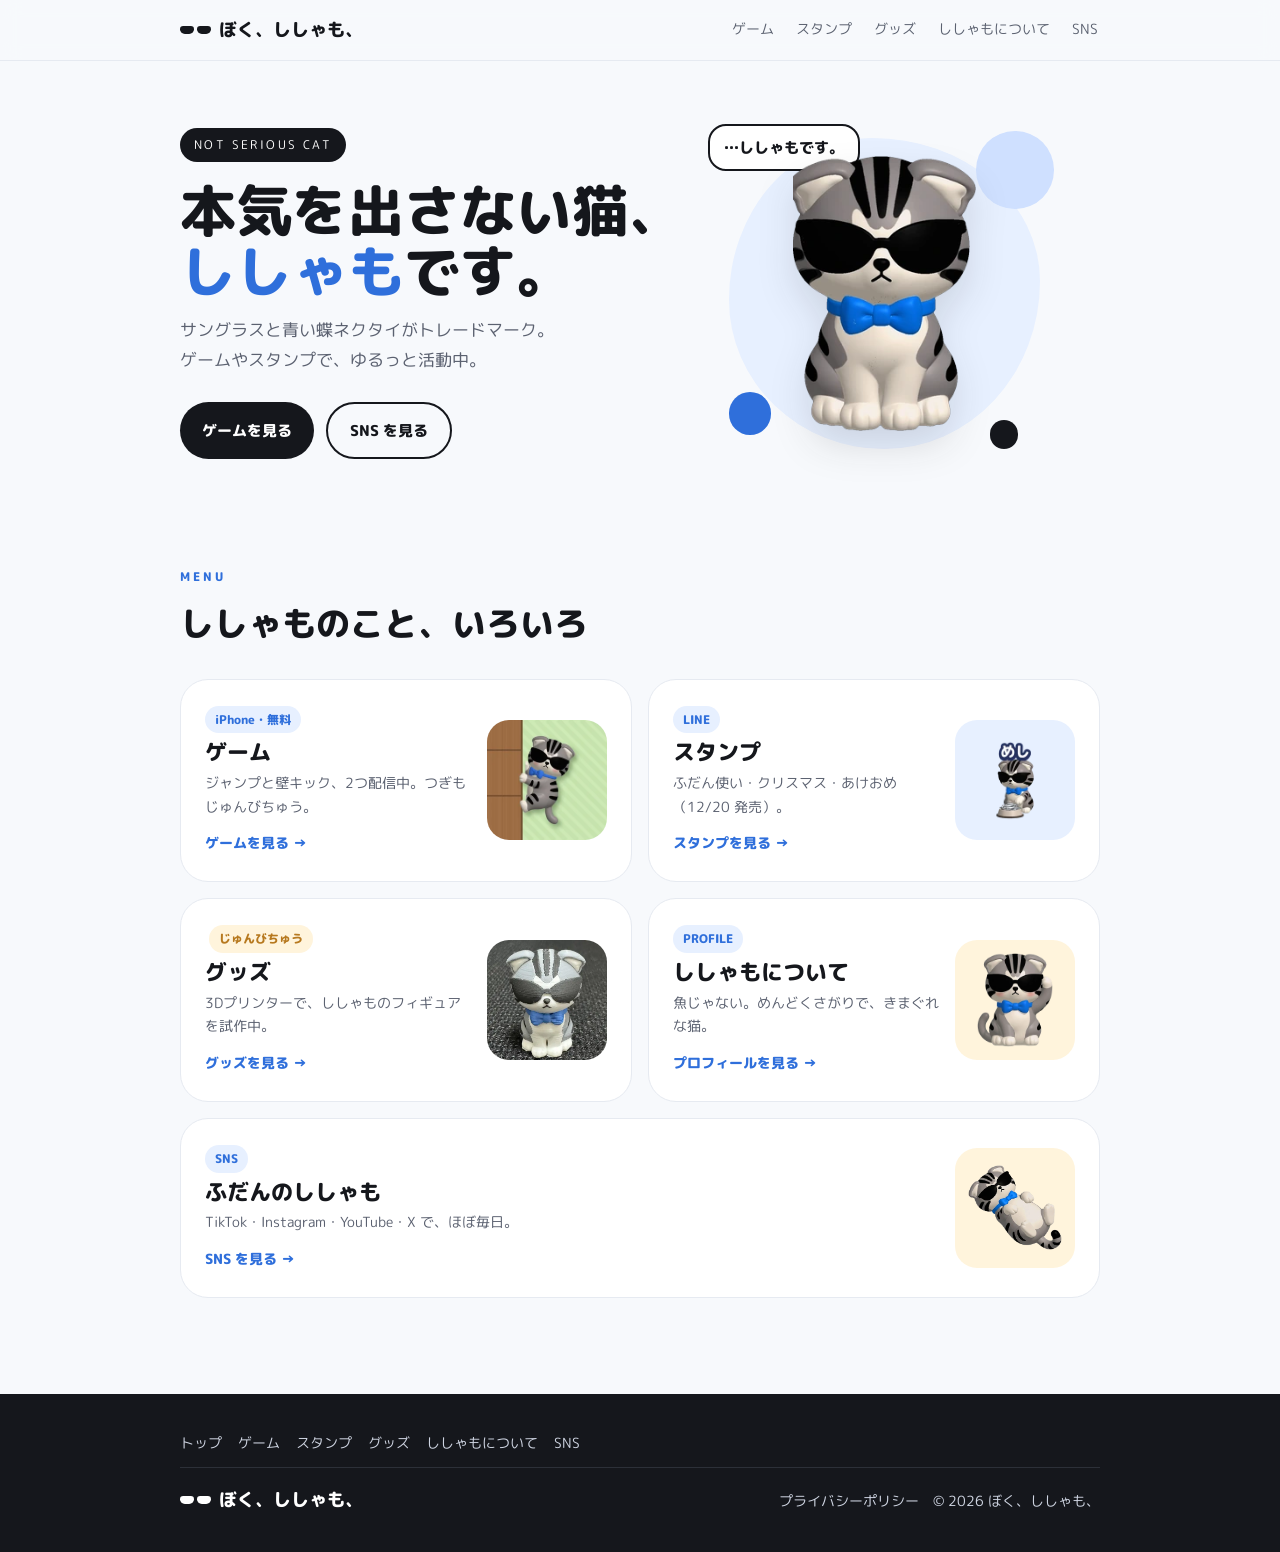
<file: index.html>
<!DOCTYPE html>
<html lang="ja">
<head>
<meta charset="UTF-8">
<meta name="viewport" content="width=device-width, initial-scale=1">
<title>ぼく、ししゃも、｜本気を出さない猫 公式サイト</title>
<meta name="description" content="本気を出さない猫「ししゃも」の公式サイト。ゲーム「ししゃものきまぐれジャンプ」「ししゃものきまぐれ壁キック」、LINEスタンプ「ぼく、ししゃも、」。">
<meta property="og:title" content="ぼく、ししゃも、｜本気を出さない猫 公式サイト">
<meta property="og:description" content="…魚じゃないです。本気出さない猫やってます。">
<meta property="og:image" content="https://shishamo-official.github.io/ogp.jpg">
<meta property="og:url" content="https://shishamo-official.github.io/">
<link rel="apple-touch-icon" href="apple-touch-icon.png">
<link rel="icon" href="apple-touch-icon.png">
<link rel="preconnect" href="https://fonts.googleapis.com">
<link rel="preconnect" href="https://fonts.gstatic.com" crossorigin>
<link href="https://fonts.googleapis.com/css2?family=M+PLUS+Rounded+1c:wght@500;800&display=swap" rel="stylesheet">
<link rel="stylesheet" href="style.css">
</head>
<body>
<header class="nav"><div class="wrap">
  <a class="logo" href="./"><span class="glasses"><i></i><i></i></span>ぼく、ししゃも、</a>
  <ul><li><a href="games.html">ゲーム</a></li><li><a href="stamps.html">スタンプ</a></li><li><a href="goods.html">グッズ</a></li><li><a href="about.html">ししゃもについて</a></li><li><a href="sns.html">SNS</a></li></ul>
</div></header>

<section class="hero"><div class="wrap">
  <div class="txt">
    <span class="pill">NOT SERIOUS CAT</span>
    <h1><span class="nw">本気を出さない猫、</span><br><span class="bl">ししゃも</span>です。</h1>
    <p class="lead">サングラスと青い蝶ネクタイがトレードマーク。<br>ゲームやスタンプで、ゆるっと活動中。</p>
    <div class="cta">
      <a class="btn dark" href="games.html">ゲームを見る</a>
      <a class="btn line" href="sns.html">SNS を見る</a>
    </div>
  </div>
  <div class="stage">
    <div class="blob"></div><div class="dot d1"></div><div class="dot d2"></div><div class="dot d3"></div>
    <div class="bubble" id="bubble">…ししゃもです。</div>
    <img class="cat" id="cat" src="cat.webp" alt="サングラスをかけた猫のししゃも">
  </div>
</div></section>

<section id="menu"><div class="wrap">
  <div class="label">MENU</div>
  <h2>ししゃものこと、いろいろ</h2>
  <div class="cats">
    <a class="catc" href="games.html">
      <div><span class="tag">iPhone・無料</span><h3>ゲーム</h3><p>ジャンプと壁キック、2つ配信中。つぎもじゅんびちゅう。</p><span class="go">ゲームを見る →</span></div>
      <div class="pic app"><img src="icon_kick.webp" alt=""></div>
    </a>
    <a class="catc" href="stamps.html">
      <div><span class="tag">LINE</span><h3>スタンプ</h3><p>ふだん使い・クリスマス・あけおめ（12/20 発売）。</p><span class="go">スタンプを見る →</span></div>
      <div class="pic"><img src="stamp_st1_05.webp" alt=""></div>
    </a>
    <a class="catc" href="goods.html">
      <div><span class="tag soon">じゅんびちゅう</span><h3>グッズ</h3><p>3Dプリンターで、ししゃものフィギュアを試作中。</p><span class="go">グッズを見る →</span></div>
      <div class="pic app"><img src="goods_figure.webp" alt=""></div>
    </a>
    <a class="catc" href="about.html">
      <div><span class="tag">PROFILE</span><h3>ししゃもについて</h3><p>魚じゃない。めんどくさがりで、きまぐれな猫。</p><span class="go">プロフィールを見る →</span></div>
      <div class="pic cr"><img src="cat_shy.webp" alt=""></div>
    </a>
    <a class="catc" href="sns.html">
      <div><span class="tag">SNS</span><h3>ふだんのししゃも</h3><p>TikTok・Instagram・YouTube・X で、ほぼ毎日。</p><span class="go">SNS を見る →</span></div>
      <div class="pic cr"><img src="cat_belly.webp" alt=""></div>
    </a>
  </div>
</div></section>

<footer><div class="wrap">
  <nav class="fnav"><a href="./">トップ</a><a href="games.html">ゲーム</a><a href="stamps.html">スタンプ</a><a href="goods.html">グッズ</a><a href="about.html">ししゃもについて</a><a href="sns.html">SNS</a></nav>
  <span class="logo"><span class="glasses"><i></i><i></i></span>ぼく、ししゃも、</span>
  <span><a href="https://claude.ai/artifact/ELdtpwJUZTx5S5JK9MBKFC" target="_blank" rel="noopener">プライバシーポリシー</a>　© 2026 ぼく、ししゃも、</span>
</div></footer>

<script>
const lines=['…ししゃもです。','…なに？','めし？','めしくれるの？','ちがうなら さわらないで','ぼく、ししゃも。魚じゃない','…べつに'];
let n=0;const b=document.getElementById('bubble');
document.getElementById('cat').addEventListener('click',()=>{n=(n+1)%lines.length;b.textContent=lines[n];});
</script>
</body>
</html>
</file>
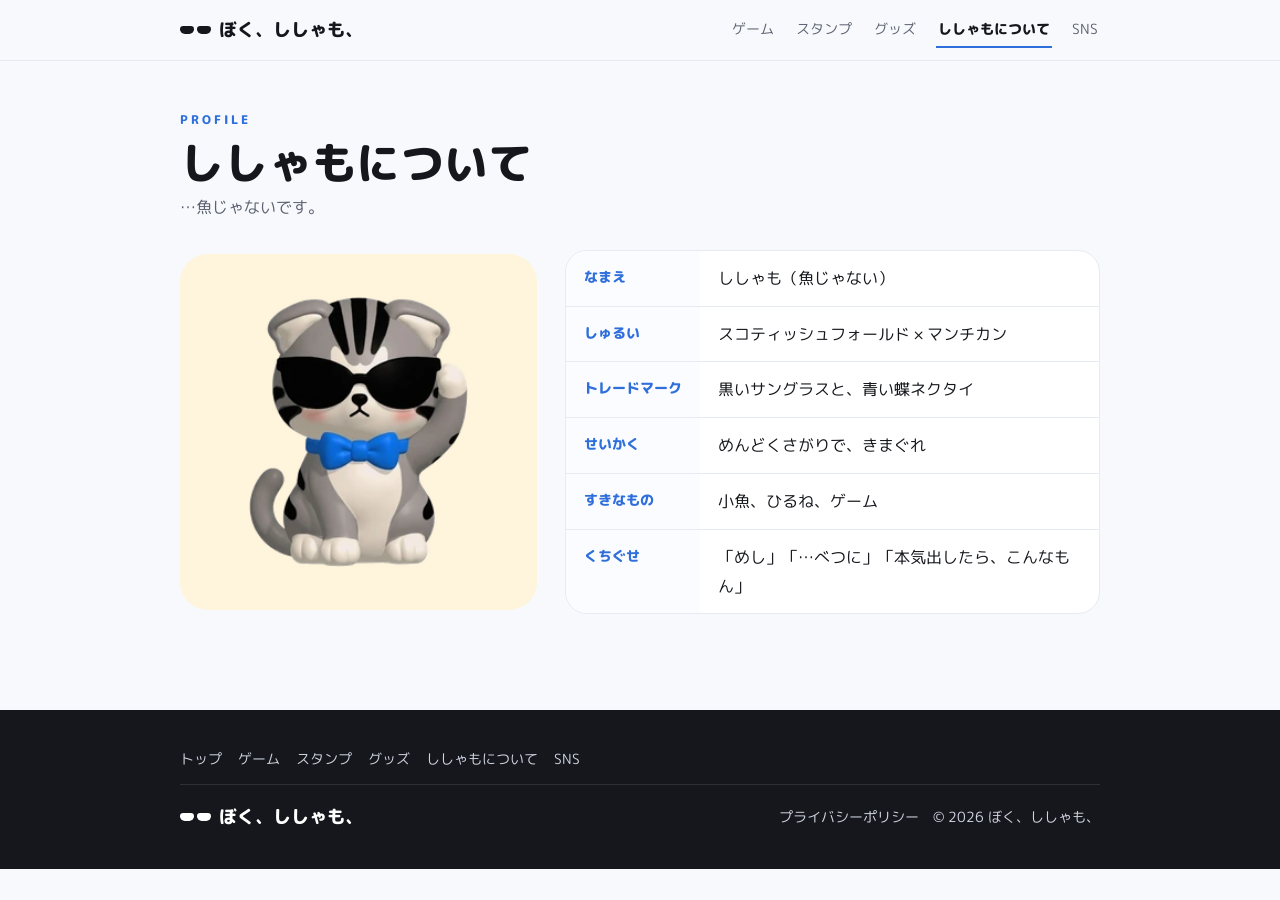
<file: about.html>
<!DOCTYPE html>
<html lang="ja">
<head>
<meta charset="UTF-8">
<meta name="viewport" content="width=device-width, initial-scale=1">
<title>ししゃもについて｜ぼく、ししゃも、 公式サイト</title>
<meta name="description" content="本気を出さない猫、ししゃものプロフィール。">
<meta property="og:title" content="ししゃもについて｜ぼく、ししゃも、 公式サイト">
<meta property="og:description" content="…魚じゃないです。本気出さない猫やってます。">
<meta property="og:image" content="https://shishamo-official.github.io/ogp.jpg">
<meta property="og:url" content="https://shishamo-official.github.io/about.html">
<link rel="apple-touch-icon" href="apple-touch-icon.png">
<link rel="icon" href="apple-touch-icon.png">
<link rel="preconnect" href="https://fonts.googleapis.com">
<link rel="preconnect" href="https://fonts.gstatic.com" crossorigin>
<link href="https://fonts.googleapis.com/css2?family=M+PLUS+Rounded+1c:wght@500;800&display=swap" rel="stylesheet">
<link rel="stylesheet" href="style.css">
</head>
<body>
<header class="nav"><div class="wrap">
  <a class="logo" href="./"><span class="glasses"><i></i><i></i></span>ぼく、ししゃも、</a>
  <ul><li><a href="games.html">ゲーム</a></li><li><a href="stamps.html">スタンプ</a></li><li><a href="goods.html">グッズ</a></li><li><a href="about.html" class="on">ししゃもについて</a></li><li><a href="sns.html">SNS</a></li></ul>
</div></header>

<div class="phead"><div class="wrap">
  <div class="label">PROFILE</div>
  <h1>ししゃもについて</h1>
  <p>…魚じゃないです。</p>
</div></div>

<section id="about"><div class="wrap">
  <div class="profile">
    <div class="ph"><img src="cat_shy.webp" alt="てれるししゃも"></div>
    <dl>
      <dt>なまえ</dt><dd>ししゃも（魚じゃない）</dd>
      <dt>しゅるい</dt><dd>スコティッシュフォールド × マンチカン</dd>
      <dt>トレードマーク</dt><dd>黒いサングラスと、青い蝶ネクタイ</dd>
      <dt>せいかく</dt><dd>めんどくさがりで、きまぐれ</dd>
      <dt>すきなもの</dt><dd>小魚、ひるね、ゲーム</dd>
      <dt>くちぐせ</dt><dd>「めし」「…べつに」「本気出したら、こんなもん」</dd>
    </dl>
  </div>
</div></section>

<footer><div class="wrap">
  <nav class="fnav"><a href="./">トップ</a><a href="games.html">ゲーム</a><a href="stamps.html">スタンプ</a><a href="goods.html">グッズ</a><a href="about.html">ししゃもについて</a><a href="sns.html">SNS</a></nav>
  <span class="logo"><span class="glasses"><i></i><i></i></span>ぼく、ししゃも、</span>
  <span><a href="https://claude.ai/artifact/ELdtpwJUZTx5S5JK9MBKFC" target="_blank" rel="noopener">プライバシーポリシー</a>　© 2026 ぼく、ししゃも、</span>
</div></footer>
</body>
</html>
</file>
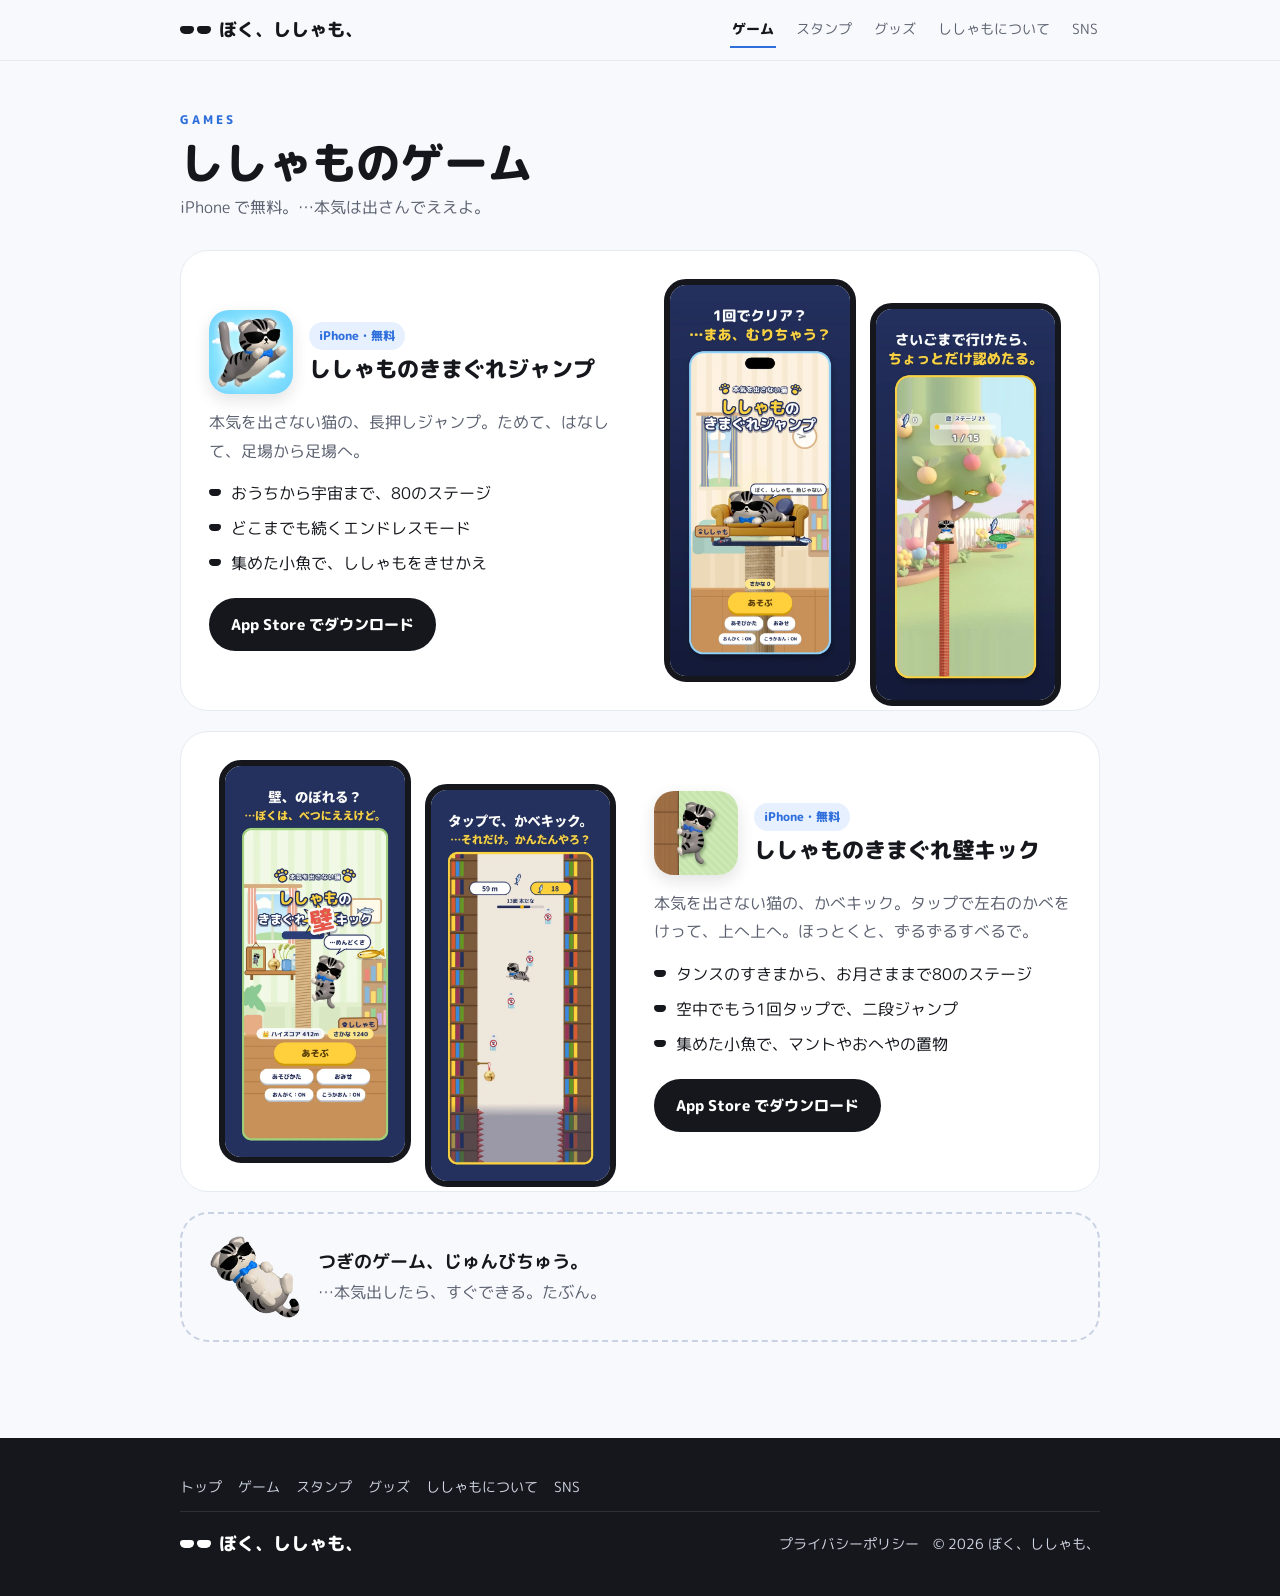
<file: games.html>
<!DOCTYPE html>
<html lang="ja">
<head>
<meta charset="UTF-8">
<meta name="viewport" content="width=device-width, initial-scale=1">
<title>ゲーム｜ぼく、ししゃも、 公式サイト</title>
<meta name="description" content="ししゃものゲーム。「ししゃものきまぐれジャンプ」「ししゃものきまぐれ壁キック」（iPhone・無料）。">
<meta property="og:title" content="ゲーム｜ぼく、ししゃも、 公式サイト">
<meta property="og:description" content="…魚じゃないです。本気出さない猫やってます。">
<meta property="og:image" content="https://shishamo-official.github.io/ogp.jpg">
<meta property="og:url" content="https://shishamo-official.github.io/games.html">
<link rel="apple-touch-icon" href="apple-touch-icon.png">
<link rel="icon" href="apple-touch-icon.png">
<link rel="preconnect" href="https://fonts.googleapis.com">
<link rel="preconnect" href="https://fonts.gstatic.com" crossorigin>
<link href="https://fonts.googleapis.com/css2?family=M+PLUS+Rounded+1c:wght@500;800&display=swap" rel="stylesheet">
<link rel="stylesheet" href="style.css">
</head>
<body>
<header class="nav"><div class="wrap">
  <a class="logo" href="./"><span class="glasses"><i></i><i></i></span>ぼく、ししゃも、</a>
  <ul><li><a href="games.html" class="on">ゲーム</a></li><li><a href="stamps.html">スタンプ</a></li><li><a href="goods.html">グッズ</a></li><li><a href="about.html">ししゃもについて</a></li><li><a href="sns.html">SNS</a></li></ul>
</div></header>

<div class="phead"><div class="wrap">
  <div class="label">GAMES</div>
  <h1>ししゃものゲーム</h1>
  <p>iPhone で無料。…本気は出さんでええよ。</p>
</div></div>

<section id="games"><div class="wrap">
  <div class="game">
    <div>
      <div class="ghead">
        <img src="icon_jump.webp" alt="ししゃものきまぐれジャンプのアイコン">
        <div><span class="tag">iPhone・無料</span><h3>ししゃものきまぐれジャンプ</h3></div>
      </div>
      <p>本気を出さない猫の、長押しジャンプ。ためて、はなして、足場から足場へ。</p>
      <ul class="feats">
        <li>おうちから宇宙まで、80のステージ</li>
        <li>どこまでも続くエンドレスモード</li>
        <li>集めた小魚で、ししゃもをきせかえ</li>
      </ul>
      <a class="btn dark" href="https://apps.apple.com/jp/app/id6834846953" target="_blank" rel="noopener">App Store でダウンロード</a>
    </div>
    <div class="shots">
      <img src="jump_shot1.webp" alt="ゲーム画面1">
      <img src="jump_shot2.webp" alt="ゲーム画面2">
    </div>
  </div>
  <div class="game rev">
    <div class="shots">
      <img src="kick_shot1.webp" alt="壁キックのゲーム画面1">
      <img src="kick_shot2.webp" alt="壁キックのゲーム画面2">
    </div>
    <div>
      <div class="ghead">
        <img src="icon_kick.webp" alt="ししゃものきまぐれ壁キックのアイコン">
        <div><span class="tag">iPhone・無料</span><h3>ししゃものきまぐれ壁キック</h3></div>
      </div>
      <p>本気を出さない猫の、かべキック。タップで左右のかべをけって、上へ上へ。ほっとくと、ずるずるすべるで。</p>
      <ul class="feats">
        <li>タンスのすきまから、お月さままで80のステージ</li>
        <li>空中でもう1回タップで、二段ジャンプ</li>
        <li>集めた小魚で、マントやおへやの置物</li>
      </ul>
      <a class="btn dark" href="https://apps.apple.com/jp/app/id6837596086" target="_blank" rel="noopener">App Store でダウンロード</a>
    </div>
  </div>
  <div class="next">
    <img src="cat_belly.webp" alt="">
    <div><b>つぎのゲーム、じゅんびちゅう。</b><br>…本気出したら、すぐできる。たぶん。</div>
  </div>
</div></section>

<footer><div class="wrap">
  <nav class="fnav"><a href="./">トップ</a><a href="games.html">ゲーム</a><a href="stamps.html">スタンプ</a><a href="goods.html">グッズ</a><a href="about.html">ししゃもについて</a><a href="sns.html">SNS</a></nav>
  <span class="logo"><span class="glasses"><i></i><i></i></span>ぼく、ししゃも、</span>
  <span><a href="https://claude.ai/artifact/ELdtpwJUZTx5S5JK9MBKFC" target="_blank" rel="noopener">プライバシーポリシー</a>　© 2026 ぼく、ししゃも、</span>
</div></footer>
</body>
</html>
</file>
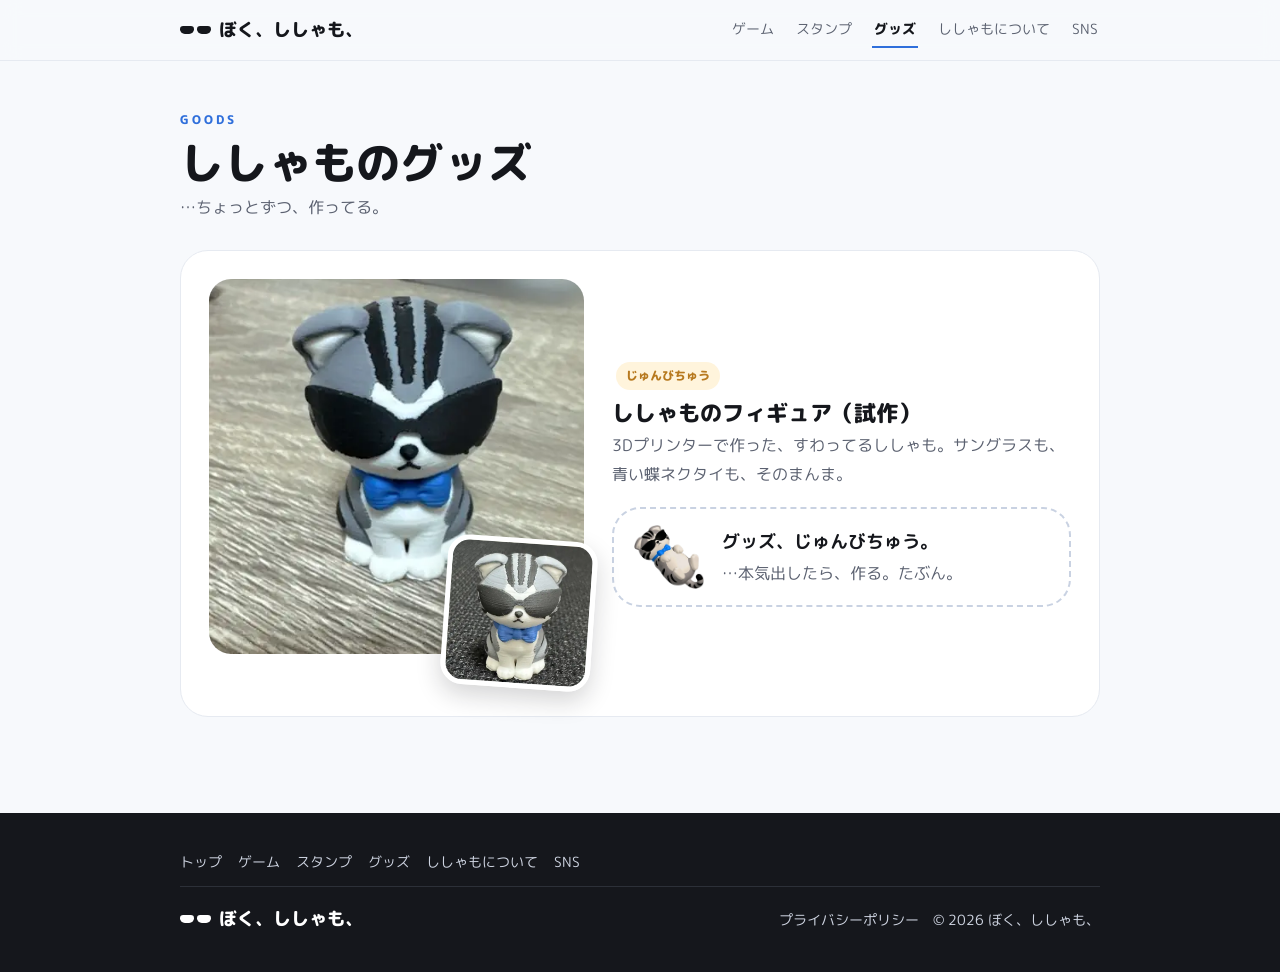
<file: goods.html>
<!DOCTYPE html>
<html lang="ja">
<head>
<meta charset="UTF-8">
<meta name="viewport" content="width=device-width, initial-scale=1">
<title>グッズ｜ぼく、ししゃも、 公式サイト</title>
<meta name="description" content="ししゃものグッズ。ただいま、じゅんびちゅう。">
<meta property="og:title" content="グッズ｜ぼく、ししゃも、 公式サイト">
<meta property="og:description" content="…魚じゃないです。本気出さない猫やってます。">
<meta property="og:image" content="https://shishamo-official.github.io/ogp.jpg">
<meta property="og:url" content="https://shishamo-official.github.io/goods.html">
<link rel="apple-touch-icon" href="apple-touch-icon.png">
<link rel="icon" href="apple-touch-icon.png">
<link rel="preconnect" href="https://fonts.googleapis.com">
<link rel="preconnect" href="https://fonts.gstatic.com" crossorigin>
<link href="https://fonts.googleapis.com/css2?family=M+PLUS+Rounded+1c:wght@500;800&display=swap" rel="stylesheet">
<link rel="stylesheet" href="style.css">
</head>
<body>
<header class="nav"><div class="wrap">
  <a class="logo" href="./"><span class="glasses"><i></i><i></i></span>ぼく、ししゃも、</a>
  <ul><li><a href="games.html">ゲーム</a></li><li><a href="stamps.html">スタンプ</a></li><li><a href="goods.html" class="on">グッズ</a></li><li><a href="about.html">ししゃもについて</a></li><li><a href="sns.html">SNS</a></li></ul>
</div></header>

<div class="phead"><div class="wrap">
  <div class="label">GOODS</div>
  <h1>ししゃものグッズ</h1>
  <p>…ちょっとずつ、作ってる。</p>
</div></div>

<section id="goods"><div class="wrap">
  <div class="goods">
    <div class="gph"><img src="goods_desk.webp" alt="3Dプリンターで作った、ししゃものフィギュア"><img class="sub" src="goods_figure.webp" alt="黒いメッシュの上のフィギュア"></div>
    <div>
      <span class="tag soon">じゅんびちゅう</span>
      <h3>ししゃものフィギュア（試作）</h3>
      <p>3Dプリンターで作った、すわってるししゃも。サングラスも、青い蝶ネクタイも、そのまんま。</p>
      <div class="next"><img src="cat_belly.webp" alt=""><div><b>グッズ、じゅんびちゅう。</b><br>…本気出したら、作る。たぶん。</div></div>
    </div>
  </div>
</div></section>

<footer><div class="wrap">
  <nav class="fnav"><a href="./">トップ</a><a href="games.html">ゲーム</a><a href="stamps.html">スタンプ</a><a href="goods.html">グッズ</a><a href="about.html">ししゃもについて</a><a href="sns.html">SNS</a></nav>
  <span class="logo"><span class="glasses"><i></i><i></i></span>ぼく、ししゃも、</span>
  <span><a href="https://claude.ai/artifact/ELdtpwJUZTx5S5JK9MBKFC" target="_blank" rel="noopener">プライバシーポリシー</a>　© 2026 ぼく、ししゃも、</span>
</div></footer>
</body>
</html>
</file>
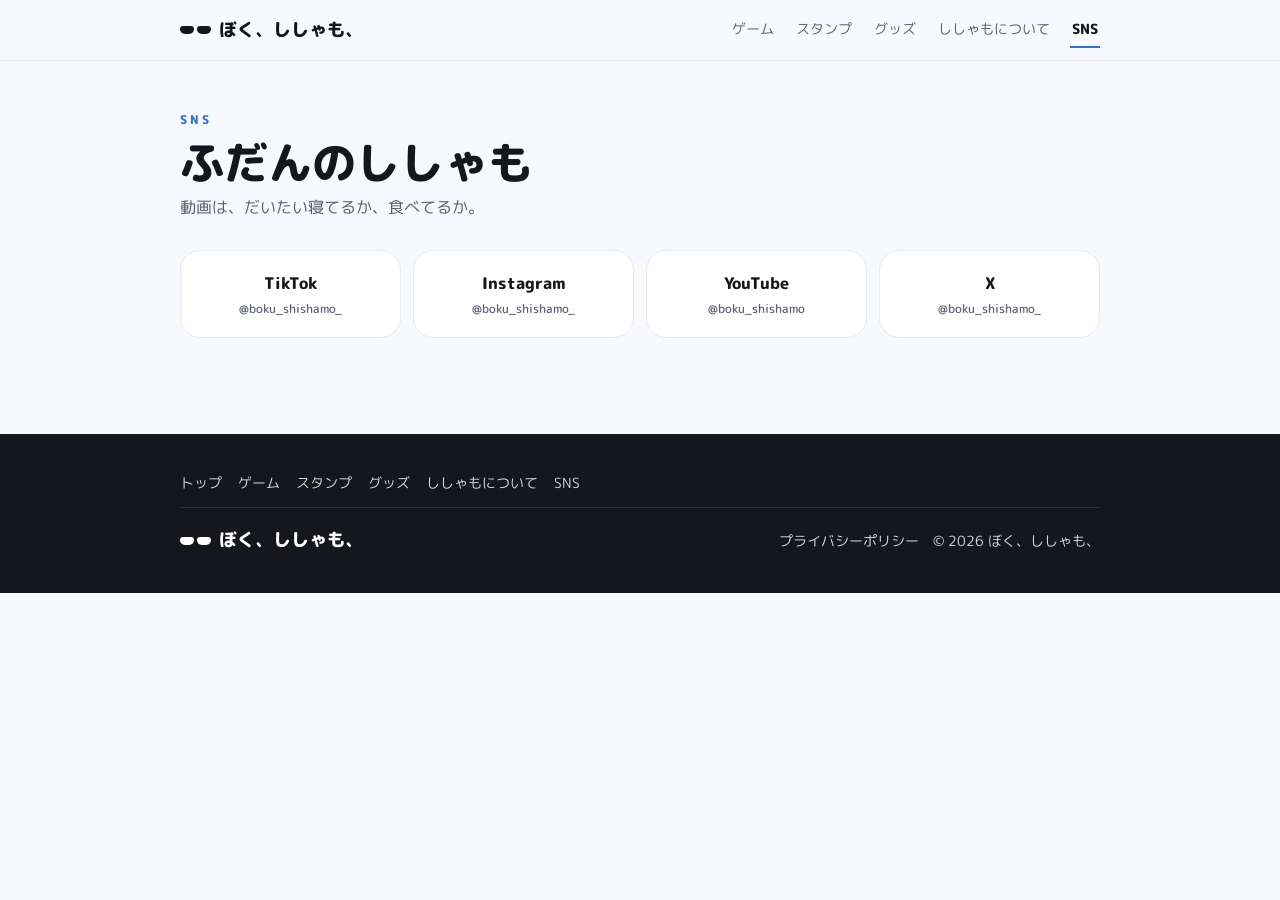
<file: sns.html>
<!DOCTYPE html>
<html lang="ja">
<head>
<meta charset="UTF-8">
<meta name="viewport" content="width=device-width, initial-scale=1">
<title>SNS｜ぼく、ししゃも、 公式サイト</title>
<meta name="description" content="ししゃものSNS。TikTok・Instagram・YouTube・X。">
<meta property="og:title" content="SNS｜ぼく、ししゃも、 公式サイト">
<meta property="og:description" content="…魚じゃないです。本気出さない猫やってます。">
<meta property="og:image" content="https://shishamo-official.github.io/ogp.jpg">
<meta property="og:url" content="https://shishamo-official.github.io/sns.html">
<link rel="apple-touch-icon" href="apple-touch-icon.png">
<link rel="icon" href="apple-touch-icon.png">
<link rel="preconnect" href="https://fonts.googleapis.com">
<link rel="preconnect" href="https://fonts.gstatic.com" crossorigin>
<link href="https://fonts.googleapis.com/css2?family=M+PLUS+Rounded+1c:wght@500;800&display=swap" rel="stylesheet">
<link rel="stylesheet" href="style.css">
</head>
<body>
<header class="nav"><div class="wrap">
  <a class="logo" href="./"><span class="glasses"><i></i><i></i></span>ぼく、ししゃも、</a>
  <ul><li><a href="games.html">ゲーム</a></li><li><a href="stamps.html">スタンプ</a></li><li><a href="goods.html">グッズ</a></li><li><a href="about.html">ししゃもについて</a></li><li><a href="sns.html" class="on">SNS</a></li></ul>
</div></header>

<div class="phead"><div class="wrap">
  <div class="label">SNS</div>
  <h1>ふだんのししゃも</h1>
  <p>動画は、だいたい寝てるか、食べてるか。</p>
</div></div>

<section id="sns"><div class="wrap">
  <div class="sns">
    <a href="https://www.tiktok.com/@boku_shishamo_" target="_blank" rel="noopener">TikTok<small>@boku_shishamo_</small></a>
    <a href="https://www.instagram.com/boku_shishamo_/" target="_blank" rel="noopener">Instagram<small>@boku_shishamo_</small></a>
    <a href="https://www.youtube.com/@boku_shishamo" target="_blank" rel="noopener">YouTube<small>@boku_shishamo</small></a>
    <a href="https://x.com/boku_shishamo_" target="_blank" rel="noopener">X<small>@boku_shishamo_</small></a>
  </div>
</div></section>

<footer><div class="wrap">
  <nav class="fnav"><a href="./">トップ</a><a href="games.html">ゲーム</a><a href="stamps.html">スタンプ</a><a href="goods.html">グッズ</a><a href="about.html">ししゃもについて</a><a href="sns.html">SNS</a></nav>
  <span class="logo"><span class="glasses"><i></i><i></i></span>ぼく、ししゃも、</span>
  <span><a href="https://claude.ai/artifact/ELdtpwJUZTx5S5JK9MBKFC" target="_blank" rel="noopener">プライバシーポリシー</a>　© 2026 ぼく、ししゃも、</span>
</div></footer>
</body>
</html>
</file>
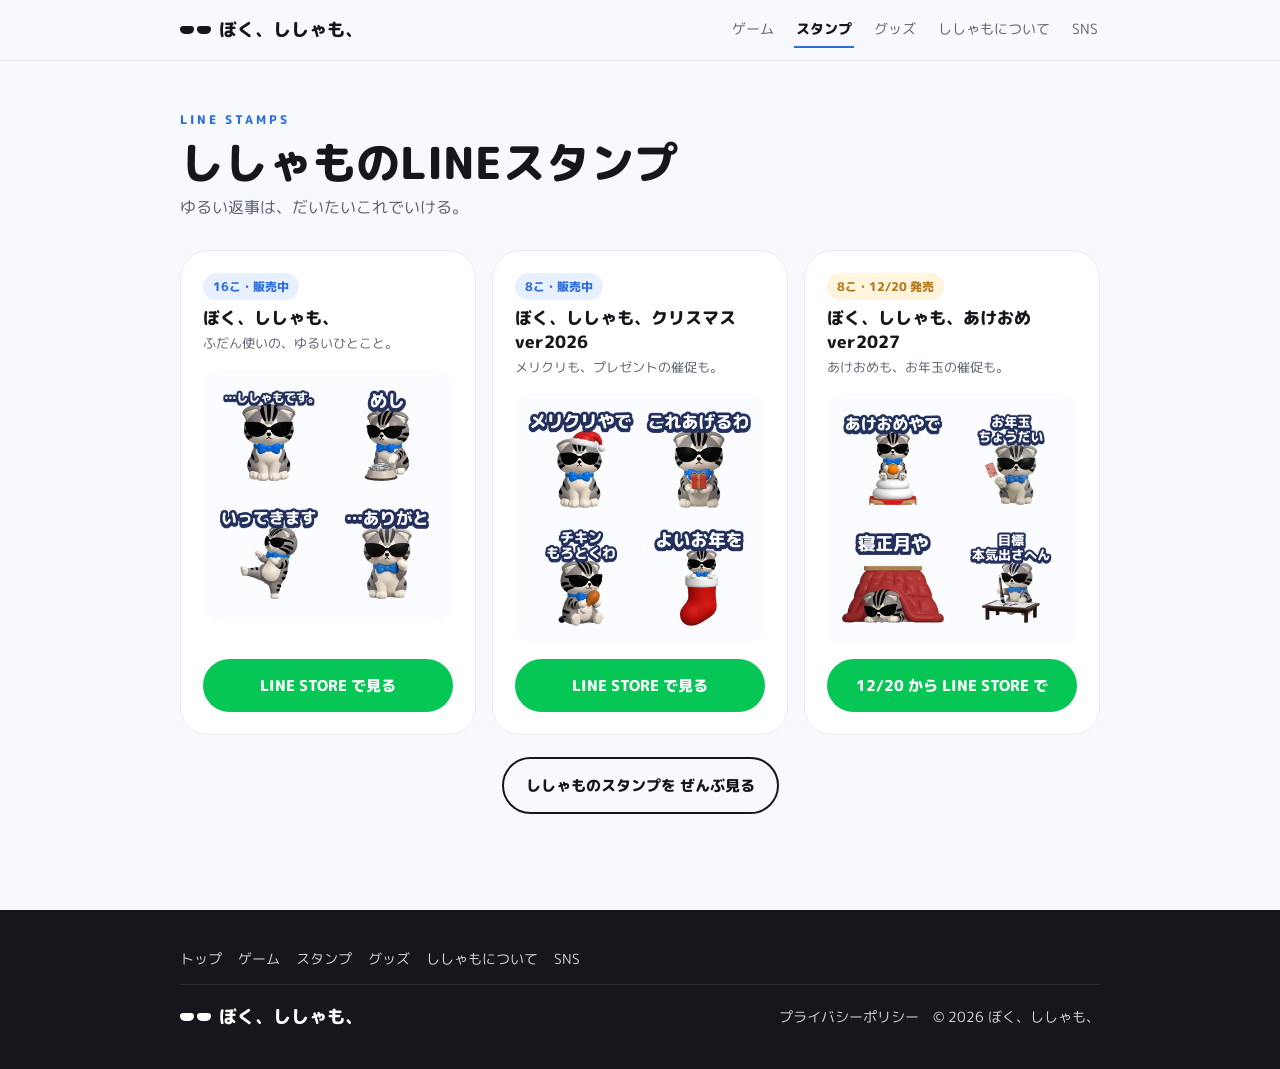
<file: stamps.html>
<!DOCTYPE html>
<html lang="ja">
<head>
<meta charset="UTF-8">
<meta name="viewport" content="width=device-width, initial-scale=1">
<title>スタンプ｜ぼく、ししゃも、 公式サイト</title>
<meta name="description" content="ししゃものLINEスタンプ「ぼく、ししゃも、」シリーズ。">
<meta property="og:title" content="スタンプ｜ぼく、ししゃも、 公式サイト">
<meta property="og:description" content="…魚じゃないです。本気出さない猫やってます。">
<meta property="og:image" content="https://shishamo-official.github.io/ogp.jpg">
<meta property="og:url" content="https://shishamo-official.github.io/stamps.html">
<link rel="apple-touch-icon" href="apple-touch-icon.png">
<link rel="icon" href="apple-touch-icon.png">
<link rel="preconnect" href="https://fonts.googleapis.com">
<link rel="preconnect" href="https://fonts.gstatic.com" crossorigin>
<link href="https://fonts.googleapis.com/css2?family=M+PLUS+Rounded+1c:wght@500;800&display=swap" rel="stylesheet">
<link rel="stylesheet" href="style.css">
</head>
<body>
<header class="nav"><div class="wrap">
  <a class="logo" href="./"><span class="glasses"><i></i><i></i></span>ぼく、ししゃも、</a>
  <ul><li><a href="games.html">ゲーム</a></li><li><a href="stamps.html" class="on">スタンプ</a></li><li><a href="goods.html">グッズ</a></li><li><a href="about.html">ししゃもについて</a></li><li><a href="sns.html">SNS</a></li></ul>
</div></header>

<div class="phead"><div class="wrap">
  <div class="label">LINE STAMPS</div>
  <h1>ししゃものLINEスタンプ</h1>
  <p>ゆるい返事は、だいたいこれでいける。</p>
</div></div>

<section id="stamps"><div class="wrap">
  <div class="stamps">
    <div class="sset">
      <span class="tag">16こ・販売中</span>
      <h3>ぼく、ししゃも、</h3>
      <div class="meta">ふだん使いの、ゆるいひとこと。</div>
      <div class="sgrid"><img src="stamp_st1_01.webp" alt="…ししゃもです。"><img src="stamp_st1_05.webp" alt="めし"><img src="stamp_st1_12.webp" alt="いってきます"><img src="stamp_st1_15.webp" alt="…ありがと"></div>
      <a class="btn lgreen" href="https://line.me/S/sticker/38131615" target="_blank" rel="noopener">LINE STORE で見る</a>
    </div>
    <div class="sset">
      <span class="tag">8こ・販売中</span>
      <h3>ぼく、ししゃも、クリスマスver2026</h3>
      <div class="meta">メリクリも、プレゼントの催促も。</div>
      <div class="sgrid"><img src="stamp_xm_01.webp" alt="メリクリやで"><img src="stamp_xm_02.webp" alt="これあげるわ"><img src="stamp_xm_05.webp" alt="チキン もろとくわ"><img src="stamp_xm_08.webp" alt="よいお年を"></div>
      <a class="btn lgreen" href="https://line.me/S/sticker/38132204" target="_blank" rel="noopener">LINE STORE で見る</a>
    </div>
    <div class="sset">
      <span class="tag soon">8こ・12/20 発売</span>
      <h3>ぼく、ししゃも、あけおめver2027</h3>
      <div class="meta">あけおめも、お年玉の催促も。</div>
      <div class="sgrid"><img src="stamp_ny_01.webp" alt="あけおめやで"><img src="stamp_ny_04.webp" alt="お年玉ちょうだい"><img src="stamp_ny_05.webp" alt="寝正月や"><img src="stamp_ny_07.webp" alt="目標 本気出さへん"></div>
      <a class="btn lgreen" href="https://line.me/S/shop/sticker/author/6840740" target="_blank" rel="noopener">12/20 から LINE STORE で</a>
    </div>
  </div>
  <div class="allst"><a class="btn line" href="https://line.me/S/shop/sticker/author/6840740" target="_blank" rel="noopener">ししゃものスタンプを ぜんぶ見る</a></div>
</div></section>

<footer><div class="wrap">
  <nav class="fnav"><a href="./">トップ</a><a href="games.html">ゲーム</a><a href="stamps.html">スタンプ</a><a href="goods.html">グッズ</a><a href="about.html">ししゃもについて</a><a href="sns.html">SNS</a></nav>
  <span class="logo"><span class="glasses"><i></i><i></i></span>ぼく、ししゃも、</span>
  <span><a href="https://claude.ai/artifact/ELdtpwJUZTx5S5JK9MBKFC" target="_blank" rel="noopener">プライバシーポリシー</a>　© 2026 ぼく、ししゃも、</span>
</div></footer>
</body>
</html>
</file>
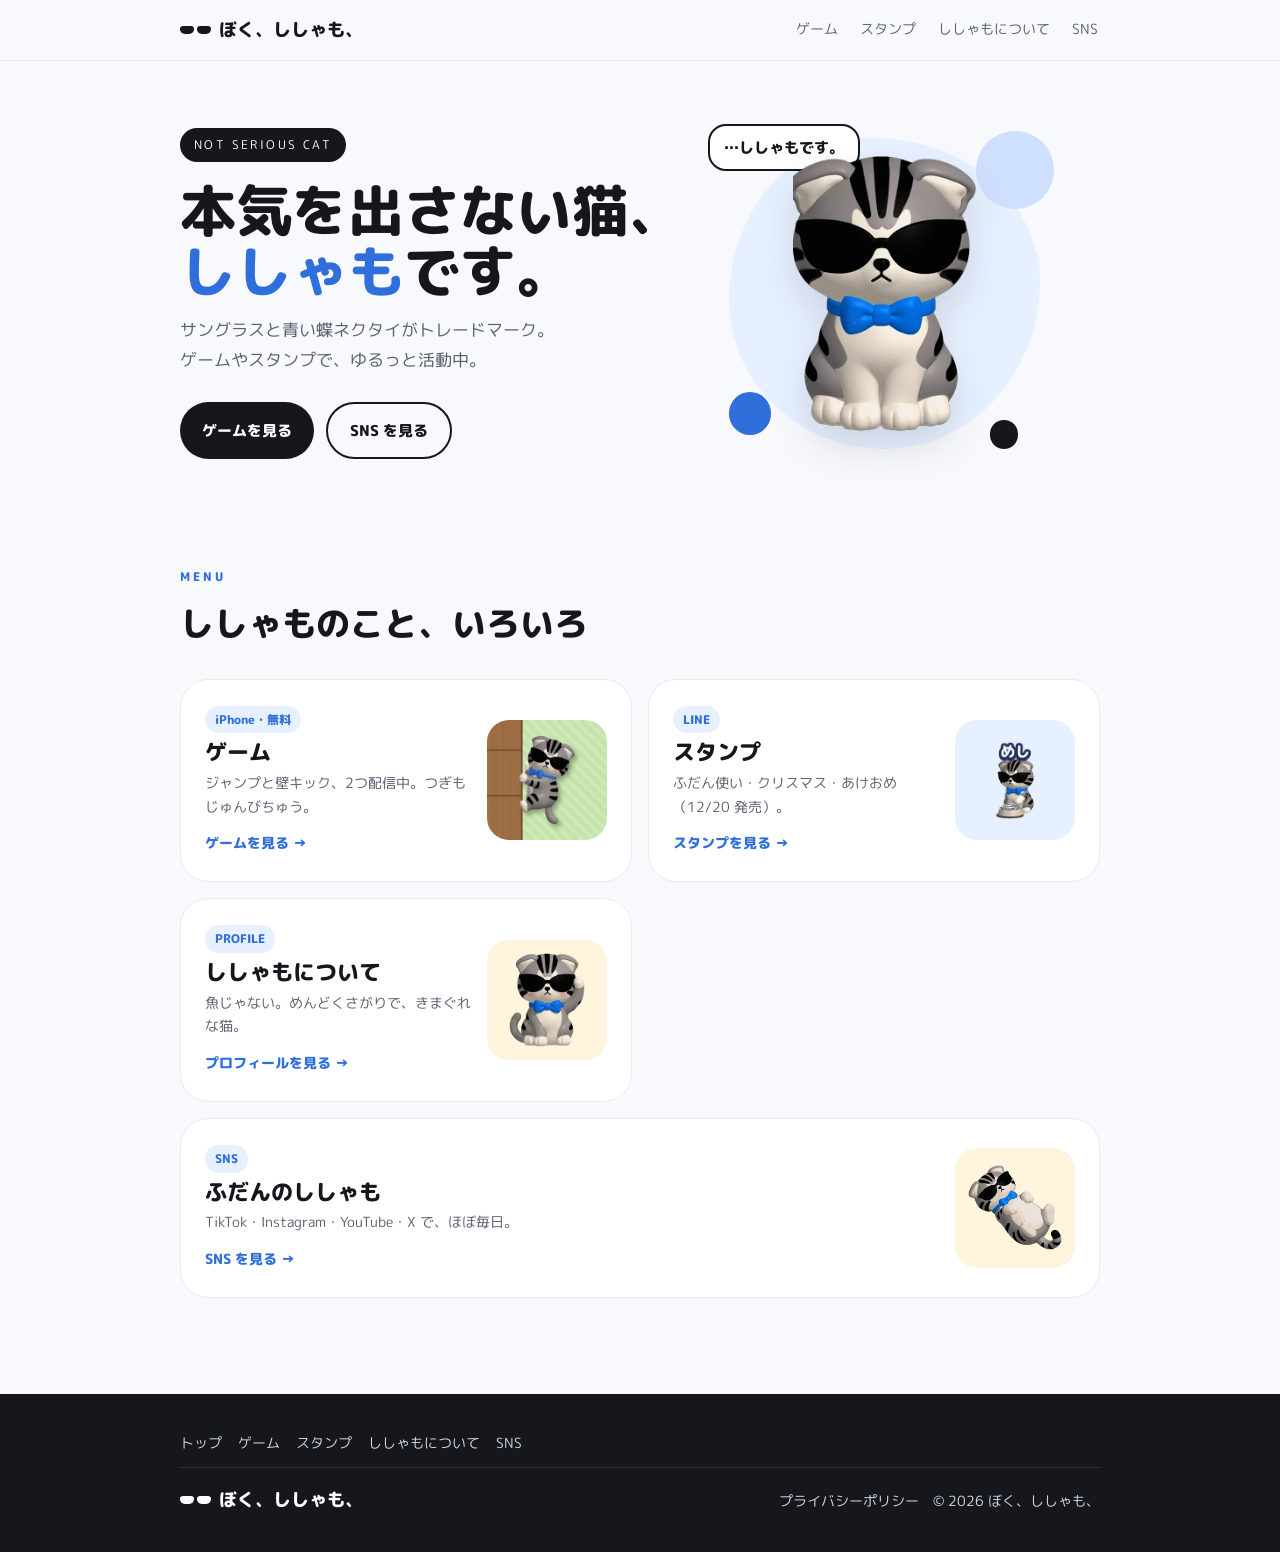
<file: top_new.html>
<!DOCTYPE html>
<html lang="ja">
<head>
<meta charset="UTF-8">
<meta name="viewport" content="width=device-width, initial-scale=1">
<title>ぼく、ししゃも、｜本気を出さない猫 公式サイト</title>
<meta name="description" content="本気を出さない猫「ししゃも」の公式サイト。ゲーム「ししゃものきまぐれジャンプ」「ししゃものきまぐれ壁キック」、LINEスタンプ「ぼく、ししゃも、」。">
<meta property="og:title" content="ぼく、ししゃも、｜本気を出さない猫 公式サイト">
<meta property="og:description" content="…魚じゃないです。本気出さない猫やってます。">
<meta property="og:image" content="https://shishamo-official.github.io/ogp.jpg">
<meta property="og:url" content="https://shishamo-official.github.io/">
<link rel="apple-touch-icon" href="apple-touch-icon.png">
<link rel="icon" href="apple-touch-icon.png">
<link rel="preconnect" href="https://fonts.googleapis.com">
<link rel="preconnect" href="https://fonts.gstatic.com" crossorigin>
<link href="https://fonts.googleapis.com/css2?family=M+PLUS+Rounded+1c:wght@500;800&display=swap" rel="stylesheet">
<link rel="stylesheet" href="style.css">
</head>
<body>
<header class="nav"><div class="wrap">
  <a class="logo" href="./"><span class="glasses"><i></i><i></i></span>ぼく、ししゃも、</a>
  <ul><li><a href="games.html">ゲーム</a></li><li><a href="stamps.html">スタンプ</a></li><li><a href="about.html">ししゃもについて</a></li><li><a href="sns.html">SNS</a></li></ul>
</div></header>

<section class="hero"><div class="wrap">
  <div class="txt">
    <span class="pill">NOT SERIOUS CAT</span>
    <h1><span class="nw">本気を出さない猫、</span><br><span class="bl">ししゃも</span>です。</h1>
    <p class="lead">サングラスと青い蝶ネクタイがトレードマーク。<br>ゲームやスタンプで、ゆるっと活動中。</p>
    <div class="cta">
      <a class="btn dark" href="games.html">ゲームを見る</a>
      <a class="btn line" href="sns.html">SNS を見る</a>
    </div>
  </div>
  <div class="stage">
    <div class="blob"></div><div class="dot d1"></div><div class="dot d2"></div><div class="dot d3"></div>
    <div class="bubble" id="bubble">…ししゃもです。</div>
    <img class="cat" id="cat" src="cat.webp" alt="サングラスをかけた猫のししゃも">
  </div>
</div></section>

<section id="menu"><div class="wrap">
  <div class="label">MENU</div>
  <h2>ししゃものこと、いろいろ</h2>
  <div class="cats">
    <a class="catc" href="games.html">
      <div><span class="tag">iPhone・無料</span><h3>ゲーム</h3><p>ジャンプと壁キック、2つ配信中。つぎもじゅんびちゅう。</p><span class="go">ゲームを見る →</span></div>
      <div class="pic app"><img src="icon_kick.webp" alt=""></div>
    </a>
    <a class="catc" href="stamps.html">
      <div><span class="tag">LINE</span><h3>スタンプ</h3><p>ふだん使い・クリスマス・あけおめ（12/20 発売）。</p><span class="go">スタンプを見る →</span></div>
      <div class="pic"><img src="stamp_st1_05.webp" alt=""></div>
    </a>
    <a class="catc" href="about.html">
      <div><span class="tag">PROFILE</span><h3>ししゃもについて</h3><p>魚じゃない。めんどくさがりで、きまぐれな猫。</p><span class="go">プロフィールを見る →</span></div>
      <div class="pic cr"><img src="cat_shy.webp" alt=""></div>
    </a>
    <a class="catc" href="sns.html">
      <div><span class="tag">SNS</span><h3>ふだんのししゃも</h3><p>TikTok・Instagram・YouTube・X で、ほぼ毎日。</p><span class="go">SNS を見る →</span></div>
      <div class="pic cr"><img src="cat_belly.webp" alt=""></div>
    </a>
  </div>
</div></section>

<footer><div class="wrap">
  <nav class="fnav"><a href="./">トップ</a><a href="games.html">ゲーム</a><a href="stamps.html">スタンプ</a><a href="about.html">ししゃもについて</a><a href="sns.html">SNS</a></nav>
  <span class="logo"><span class="glasses"><i></i><i></i></span>ぼく、ししゃも、</span>
  <span><a href="https://claude.ai/artifact/ELdtpwJUZTx5S5JK9MBKFC" target="_blank" rel="noopener">プライバシーポリシー</a>　© 2026 ぼく、ししゃも、</span>
</div></footer>

<script>
const lines=['…ししゃもです。','…なに？','めし？','めしくれるの？','ちがうなら さわらないで','ぼく、ししゃも。魚じゃない','…べつに'];
let n=0;const b=document.getElementById('bubble');
document.getElementById('cat').addEventListener('click',()=>{n=(n+1)%lines.length;b.textContent=lines[n];});
</script>
</body>
</html>
</file>
<file: style.css>
:root{--ink:#15171c;--sub:#5b6170;--blue:#2f6fdb;--sky:#e7f0ff;--bg:#f7f9fc;--card:#fff;--line:#e6eaf1;--cream:#fff4dc}
*{box-sizing:border-box;margin:0}
body{background:var(--bg);color:var(--ink);font:16px/1.8 "M PLUS Rounded 1c","Hiragino Maru Gothic ProN",system-ui,sans-serif;-webkit-font-smoothing:antialiased}
a{color:inherit;text-decoration:none}
.wrap{max-width:960px;margin:0 auto;padding:0 20px}
header.nav{position:sticky;top:0;z-index:10;background:rgba(247,249,252,.85);backdrop-filter:blur(10px);-webkit-backdrop-filter:blur(10px);border-bottom:1px solid var(--line)}
.nav .wrap{display:flex;align-items:center;justify-content:space-between;height:60px}
.logo{display:flex;align-items:center;gap:8px;font-weight:800;font-size:18px}
.glasses{display:inline-flex;gap:3px}.glasses i{display:block;width:14px;height:8px;background:var(--ink);border-radius:4px 4px 6px 6px}
.nav ul{display:flex;gap:18px;list-style:none;padding:0;font-size:14px;color:var(--sub)}
.nav ul a{display:block;padding:4px 2px;border-bottom:2px solid transparent}
.nav ul a:hover{color:var(--blue)}
.nav ul a.on{color:var(--ink);font-weight:800;border-bottom-color:var(--blue)}
.hero{padding:56px 0 40px}
.hero .wrap{display:grid;grid-template-columns:1.1fr .9fr;gap:24px;align-items:center}
.pill{display:inline-block;background:var(--ink);color:#fff;font-size:12px;letter-spacing:.2em;padding:6px 14px;border-radius:999px}
h1{font-size:clamp(34px,5.4vw,56px);line-height:1.1;font-weight:800;margin:18px 0 12px}
h1 .bl{color:var(--blue)}
.nw{white-space:nowrap}
.lead{color:var(--sub);font-size:17px}
.cta{display:flex;flex-wrap:wrap;gap:12px;margin-top:26px}
.btn{display:inline-flex;align-items:center;gap:10px;border-radius:999px;padding:13px 22px;font-weight:800;font-size:15px;transition:transform .15s}
.btn:hover{transform:translateY(-2px)}
.btn.dark{background:var(--ink);color:#fff}
.btn.line{border:2px solid var(--ink)}
.stage{position:relative;aspect-ratio:1;display:grid;place-items:center}
.blob{position:absolute;inset:6%;background:var(--sky);border-radius:46% 54% 50% 50%/52% 46% 54% 48%}
.dot{position:absolute;border-radius:50%}
.d1{width:22%;height:22%;background:#cfe0ff;right:2%;top:4%}.d2{width:12%;height:12%;background:var(--blue);left:6%;bottom:10%}.d3{width:8%;height:8%;background:var(--ink);right:12%;bottom:6%}
.cat{position:relative;width:52%;cursor:pointer;filter:drop-shadow(0 18px 18px rgba(21,23,28,.12));animation:float 4s ease-in-out infinite;user-select:none;-webkit-user-drag:none}
@keyframes float{50%{transform:translateY(-8px)}}
.bubble{position:absolute;top:2%;left:0;background:#fff;border:2px solid var(--ink);border-radius:18px;padding:8px 14px;font-weight:800;font-size:15px;white-space:nowrap}
.bubble:after{content:"";position:absolute;right:18px;bottom:-10px;width:14px;height:14px;background:#fff;border-right:2px solid var(--ink);border-bottom:2px solid var(--ink);transform:rotate(45deg)}
section{padding:56px 0}
.label{font-size:12px;letter-spacing:.25em;color:var(--blue);font-weight:800}
h2{font-size:clamp(26px,4vw,34px);font-weight:800;margin:6px 0 24px}
/* 各ページの見出し */
.phead{padding:48px 0 0}
.phead h1{font-size:clamp(30px,4.6vw,44px);margin:8px 0 6px}
.phead p{color:var(--sub)}
.phead+section{padding-top:28px}
/* トップのカテゴリの入口 */
.cats{display:grid;grid-template-columns:repeat(2,1fr);gap:16px}
.catc{background:var(--card);border:1px solid var(--line);border-radius:28px;padding:24px;display:grid;grid-template-columns:1fr 120px;gap:16px;align-items:center;transition:transform .15s,border-color .15s}
.catc:hover{transform:translateY(-3px);border-color:var(--blue)}
.catc h3{font-size:22px;font-weight:800;line-height:1.35;margin:4px 0 4px}
.catc p{color:var(--sub);font-size:14px;line-height:1.7}
.catc .go{display:inline-block;margin-top:12px;font-weight:800;font-size:14px;color:var(--blue)}
.catc .pic{aspect-ratio:1;border-radius:22px;display:grid;place-items:center;background:var(--sky);overflow:hidden}
.catc .pic img{width:78%;height:78%;object-fit:contain}
.catc .pic.app img{width:100%;height:100%;object-fit:cover}
.catc .pic.cr{background:var(--cream)}
.game{background:var(--card);border:1px solid var(--line);border-radius:28px;padding:28px;display:grid;grid-template-columns:1fr 1fr;gap:28px;align-items:center}
.ghead{display:flex;gap:16px;align-items:center}
.ghead img{width:84px;height:84px;border-radius:20px;box-shadow:0 6px 16px rgba(21,23,28,.12)}
.tag{display:inline-block;background:var(--sky);color:var(--blue);font-size:12px;font-weight:800;padding:3px 10px;border-radius:999px}
.game h3{font-size:22px;font-weight:800;line-height:1.35;margin-top:4px}
.game p{color:var(--sub);margin:14px 0 4px}
.feats{list-style:none;padding:0;margin:14px 0 20px;display:grid;gap:6px}
.feats li{padding-left:22px;position:relative}.feats li:before{content:"";position:absolute;left:0;top:.62em;width:12px;height:7px;background:var(--ink);border-radius:3px 3px 5px 5px}
.shots{display:flex;gap:14px;justify-content:center}
.shots img{width:46%;border-radius:22px;border:6px solid var(--ink);background:var(--ink)}
.shots img:last-child{transform:translateY(24px)}
.game+.game{margin-top:20px}
.game.rev>.shots{order:-1}
.tag.soon{background:#fff4dc;color:#b7791f;margin-left:4px}
.btn.wait{background:#e6eaf1;color:var(--sub);cursor:default}.btn.wait:hover{transform:none}
.stamps{display:grid;grid-template-columns:repeat(3,1fr);gap:16px}
.sset{background:var(--card);border:1px solid var(--line);border-radius:28px;padding:22px;display:flex;flex-direction:column}
.sset h3{font-size:17px;font-weight:800;line-height:1.4;margin:6px 0 2px}
.sset .meta{color:var(--sub);font-size:13px}
.sgrid{display:grid;grid-template-columns:repeat(2,1fr);gap:6px;margin:14px 0 16px;background:#fafcff;border-radius:18px;padding:10px}
.sgrid img{width:100%;aspect-ratio:1;object-fit:contain}
.sset .btn{margin-top:auto;justify-content:center}
.sset .tag{align-self:flex-start;margin-left:0}
.btn.lgreen{background:#06c755;color:#fff}
.allst{text-align:center;margin-top:22px}
.next{margin-top:20px;border:2px dashed #c9d2e2;border-radius:28px;padding:22px 28px;display:flex;align-items:center;gap:18px;color:var(--sub)}
.next img{width:90px}
.next b{color:var(--ink);font-size:18px}
.profile{display:grid;grid-template-columns:.8fr 1.2fr;gap:28px;align-items:center}
.profile .ph{background:var(--cream);border-radius:28px;aspect-ratio:1;display:grid;place-items:center}
.profile .ph img{width:62%}
dl{display:grid;grid-template-columns:auto 1fr;gap:0;background:var(--card);border:1px solid var(--line);border-radius:22px;overflow:hidden}
dt,dd{padding:13px 18px;border-bottom:1px solid var(--line)}
dt{font-weight:800;font-size:14px;color:var(--blue);background:#fafcff}
dl>*:nth-last-child(-n+2){border-bottom:0}
.sns{display:grid;grid-template-columns:repeat(4,1fr);gap:12px}
.sns a{background:var(--card);border:1px solid var(--line);border-radius:20px;padding:18px 12px;text-align:center;font-weight:800;transition:transform .15s,border-color .15s}
.sns a:hover{transform:translateY(-2px);border-color:var(--blue)}
.sns small{display:block;color:var(--sub);font-weight:500;font-size:12px}
footer{background:var(--ink);color:#cfd5e2;margin-top:40px;padding:36px 0;font-size:14px}
footer .wrap{display:flex;flex-wrap:wrap;justify-content:space-between;gap:12px;align-items:center}
footer a:hover{color:#fff}
footer .logo{color:#fff}footer .glasses i{background:#fff}
footer .fnav{display:flex;flex-wrap:wrap;gap:6px 16px;width:100%;padding-bottom:12px;margin-bottom:4px;border-bottom:1px solid #2c3038}
@media(max-width:760px){
 .nav .wrap{flex-wrap:wrap;height:auto;padding-top:10px}
 .nav ul{width:100%;gap:0;justify-content:space-between;font-size:13px;padding:4px 0 6px}
 .nav ul a{padding:4px 4px 6px}
 .hero{padding-top:28px}
 .hero .wrap,.game,.profile,.stamps,.cats{grid-template-columns:1fr}
 .catc{grid-template-columns:1fr 96px;padding:20px}
 .catc h3{font-size:19px}
 .game.rev>.shots{order:0}
 .sgrid{grid-template-columns:repeat(4,1fr)}
 .stage{order:-1;max-width:360px;margin:0 auto;width:100%}
 .hero .txt{text-align:center}
 .lead{font-size:14.5px}
 .bubble{top:-3%;left:0}.cta{justify-content:center}
 .phead{padding-top:32px}
 .game{padding:22px}.shots img:last-child{transform:none}
 .sns{grid-template-columns:repeat(2,1fr)}
 .profile .ph{max-width:300px;margin:0 auto;width:100%}
 dl{grid-template-columns:1fr}
 dt{border-bottom:0;padding-bottom:0;background:none;font-size:12px}
 dd{padding-top:2px}
}
@media(max-width:760px){.phead h1{font-size:27px}}
@media(max-width:760px){.game.rev>.shots{order:1}}
.goods{background:var(--card);border:1px solid var(--line);border-radius:28px;padding:28px;display:grid;grid-template-columns:.9fr 1.1fr;gap:28px;align-items:center}
.goods .gph img{width:100%;border-radius:22px;display:block}
.goods h3{font-size:22px;font-weight:800;line-height:1.35;margin:8px 0 4px}
.goods p{color:var(--sub)}
.goods .next{margin-top:18px;padding:16px 20px}.goods .next img{width:70px}
.cats .catc:last-child{grid-column:1/-1}
@media(max-width:760px){.goods{grid-template-columns:1fr;padding:22px}.nav ul{font-size:12.5px}.cats .catc:last-child{grid-column:auto}}
.goods .gph{position:relative;padding:0 0 34px 0}
.goods .gph img.sub{position:absolute;width:40%;right:-10px;bottom:0;border:5px solid #fff;box-shadow:0 10px 24px rgba(21,23,28,.18);transform:rotate(4deg)}
@media(max-width:760px){.goods .gph{padding-bottom:40px}.goods .gph img.sub{right:-4px;width:42%}}
</file>
